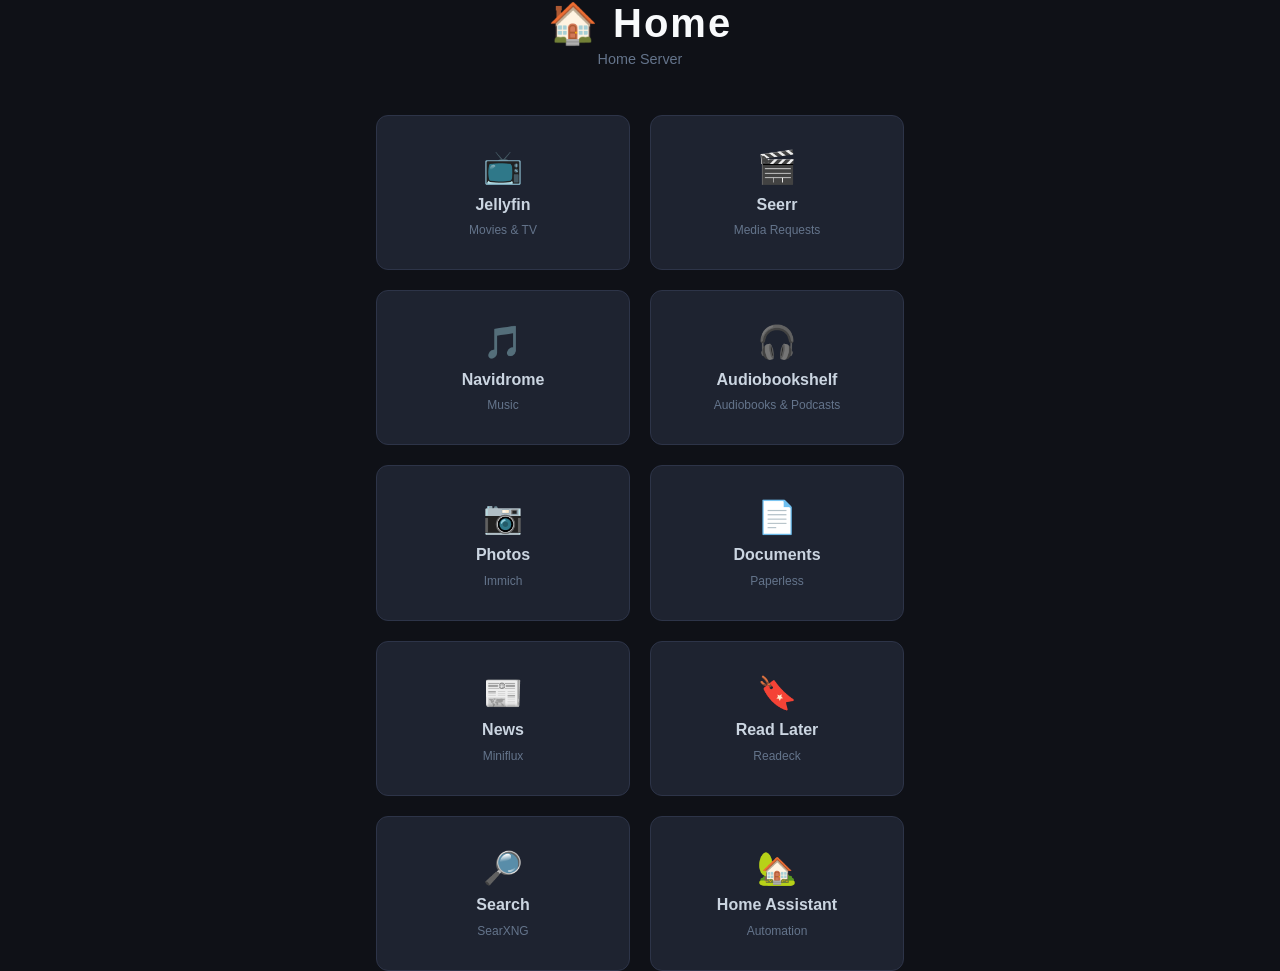
<file: nix/hosts/homelab/static/index.html>
<!DOCTYPE html>
<html lang="en">
<head>
  <meta charset="UTF-8" />
  <meta name="viewport" content="width=device-width, initial-scale=1.0" />
  <title>Home</title>
  <style>
    *, *::before, *::after { box-sizing: border-box; margin: 0; padding: 0; }

    body {
      min-height: 100vh;
      display: flex;
      flex-direction: column;
      align-items: center;
      justify-content: center;
      background: #0f1117;
      color: #e2e8f0;
      font-family: -apple-system, BlinkMacSystemFont, "Segoe UI", Roboto, sans-serif;
    }

    h1 {
      font-size: 2.5rem;
      font-weight: 700;
      letter-spacing: 0.05em;
      margin-bottom: 0.25rem;
      color: #f8fafc;
    }

    .subtitle {
      font-size: 0.9rem;
      color: #64748b;
      margin-bottom: 3rem;
    }

    .grid {
      display: grid;
      grid-template-columns: repeat(2, 1fr);
      gap: 1.25rem;
      width: 100%;
      max-width: 560px;
      padding: 0 1rem;
    }

    a.card {
      display: flex;
      flex-direction: column;
      align-items: center;
      justify-content: center;
      gap: 0.6rem;
      padding: 2rem 1rem;
      background: #1e2330;
      border: 1px solid #2d3448;
      border-radius: 12px;
      text-decoration: none;
      color: inherit;
      transition: background 0.15s, border-color 0.15s, transform 0.1s;
    }

    a.card:hover {
      background: #252c3f;
      border-color: #4f6af5;
      transform: translateY(-2px);
    }

    a.card .icon {
      font-size: 2rem;
    }

    a.card .label {
      font-size: 1rem;
      font-weight: 600;
      color: #cbd5e1;
    }

    a.card .desc {
      font-size: 0.75rem;
      color: #64748b;
    }

    footer {
      margin-top: 3rem;
      font-size: 0.75rem;
      color: #334155;
    }

    footer a {
      color: #475569;
      text-decoration: none;
    }

    footer a:hover { color: #94a3b8; }
  </style>
</head>
<body>
  <h1>🏠 Home</h1>
  <p class="subtitle">Home Server</p>

  <div class="grid">
    <a class="card" href="https://watch.musey.casa">
      <span class="icon">📺</span>
      <span class="label">Jellyfin</span>
      <span class="desc">Movies & TV</span>
    </a>
    <a class="card" href="https://media.musey.casa">
      <span class="icon">🎬</span>
      <span class="label">Seerr</span>
      <span class="desc">Media Requests</span>
    </a>
    <a class="card" href="https://music.musey.casa">
      <span class="icon">🎵</span>
      <span class="label">Navidrome</span>
      <span class="desc">Music</span>
    </a>
    <a class="card" href="https://books.musey.casa">
      <span class="icon">🎧</span>
      <span class="label">Audiobookshelf</span>
      <span class="desc">Audiobooks & Podcasts</span>
    </a>
    <a class="card" href="https://photos.musey.casa">
      <span class="icon">📷</span>
      <span class="label">Photos</span>
      <span class="desc">Immich</span>
    </a>
    <a class="card" href="https://docs.musey.casa">
      <span class="icon">📄</span>
      <span class="label">Documents</span>
      <span class="desc">Paperless</span>
    </a>
    <a class="card" href="https://rss.musey.casa">
      <span class="icon">📰</span>
      <span class="label">News</span>
      <span class="desc">Miniflux</span>
    </a>
    <a class="card" href="https://read.musey.casa">
      <span class="icon">🔖</span>
      <span class="label">Read Later</span>
      <span class="desc">Readeck</span>
    </a>
    <a class="card" href="https://search.musey.casa">
      <span class="icon">🔎</span>
      <span class="label">Search</span>
      <span class="desc">SearXNG</span>
    </a>
    <a class="card" href="https://ha.musey.casa">
      <span class="icon">🏡</span>
      <span class="label">Home Assistant</span>
      <span class="desc">Automation</span>
    </a>
  </div>
</body>
</html>
</file>
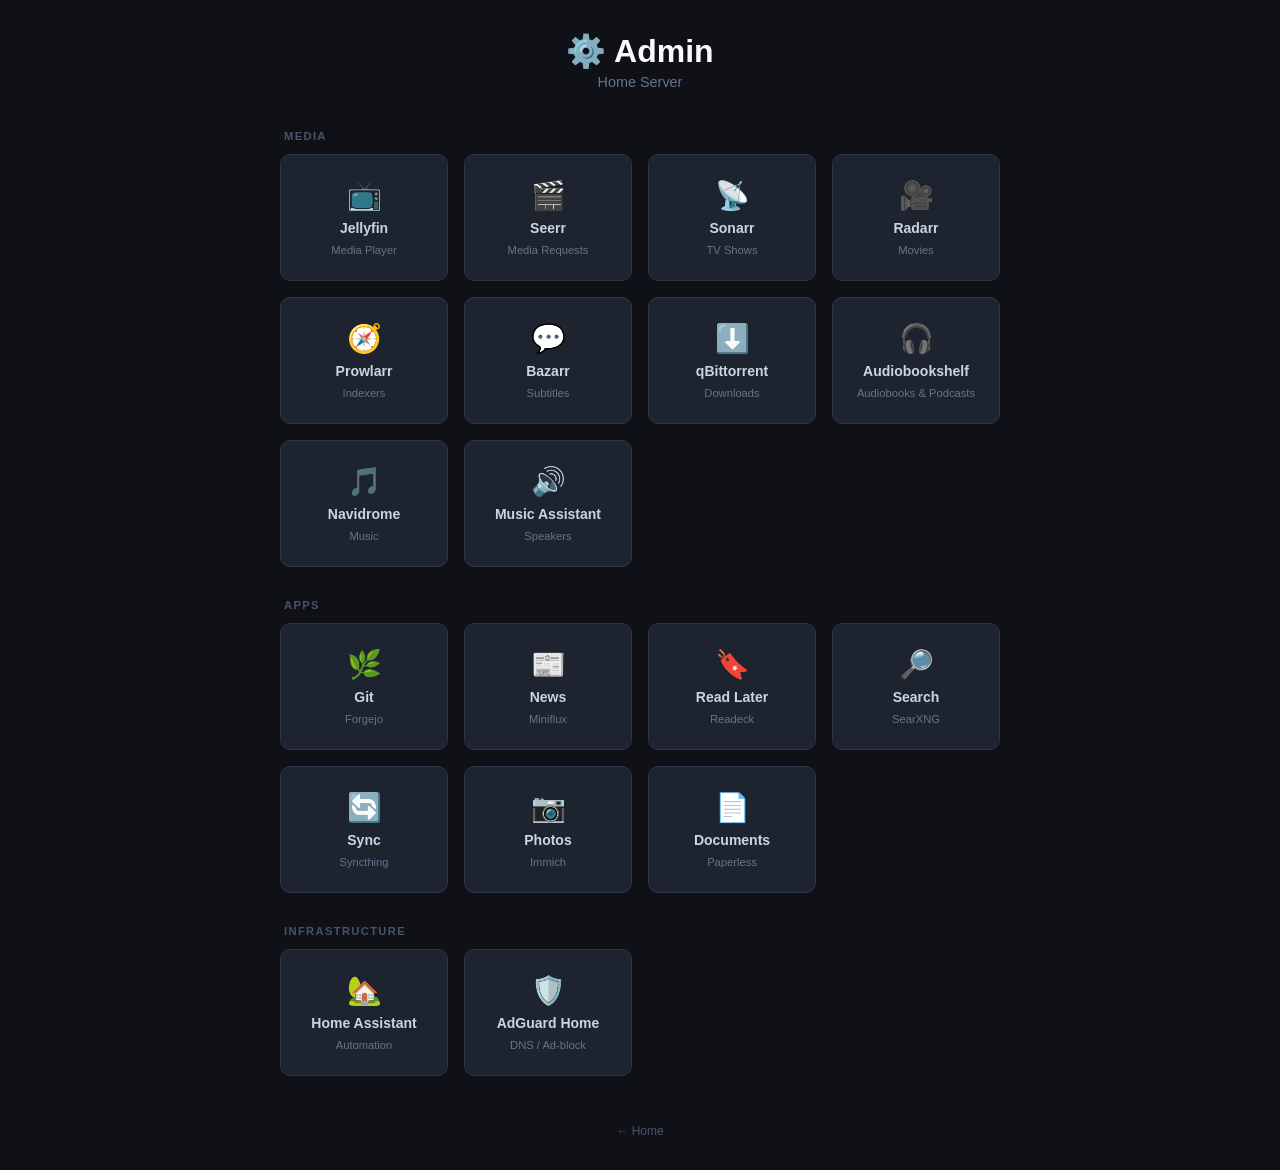
<file: nix/hosts/homelab/static/admin/index.html>
<!DOCTYPE html>
<html lang="en">
<head>
  <meta charset="UTF-8" />
  <meta name="viewport" content="width=device-width, initial-scale=1.0" />
  <title>Home — Admin</title>
  <style>
    *, *::before, *::after { box-sizing: border-box; margin: 0; padding: 0; }

    body {
      min-height: 100vh;
      display: flex;
      flex-direction: column;
      align-items: center;
      justify-content: center;
      background: #0f1117;
      color: #e2e8f0;
      font-family: -apple-system, BlinkMacSystemFont, "Segoe UI", Roboto, sans-serif;
      padding: 2rem 1rem;
    }

    h1 {
      font-size: 2rem;
      font-weight: 700;
      margin-bottom: 0.25rem;
      color: #f8fafc;
    }

    .subtitle {
      font-size: 0.9rem;
      color: #64748b;
      margin-bottom: 2.5rem;
    }

    .section-label {
      width: 100%;
      max-width: 720px;
      font-size: 0.7rem;
      font-weight: 700;
      letter-spacing: 0.12em;
      text-transform: uppercase;
      color: #475569;
      margin-bottom: 0.75rem;
      padding: 0 0.25rem;
    }

    .grid {
      display: grid;
      grid-template-columns: repeat(auto-fill, minmax(160px, 1fr));
      gap: 1rem;
      width: 100%;
      max-width: 720px;
      margin-bottom: 2rem;
    }

    a.card {
      display: flex;
      flex-direction: column;
      align-items: center;
      justify-content: center;
      gap: 0.5rem;
      padding: 1.5rem 0.75rem;
      background: #1e2330;
      border: 1px solid #2d3448;
      border-radius: 10px;
      text-decoration: none;
      color: inherit;
      transition: background 0.15s, border-color 0.15s, transform 0.1s;
    }

    a.card:hover {
      background: #252c3f;
      border-color: #4f6af5;
      transform: translateY(-2px);
    }

    a.card .icon { font-size: 1.75rem; }

    a.card .label {
      font-size: 0.875rem;
      font-weight: 600;
      color: #cbd5e1;
    }

    a.card .desc {
      font-size: 0.7rem;
      color: #64748b;
      text-align: center;
    }

    footer {
      margin-top: 1rem;
      font-size: 0.75rem;
      color: #334155;
    }

    footer a {
      color: #475569;
      text-decoration: none;
    }

    footer a:hover { color: #94a3b8; }
  </style>
</head>
<body>
  <h1>⚙️ Admin</h1>
  <p class="subtitle">Home Server</p>

  <p class="section-label">Media</p>
  <div class="grid">
    <a class="card" href="https://watch.musey.casa">
      <span class="icon">📺</span>
      <span class="label">Jellyfin</span>
      <span class="desc">Media Player</span>
    </a>
    <a class="card" href="https://media.musey.casa">
      <span class="icon">🎬</span>
      <span class="label">Seerr</span>
      <span class="desc">Media Requests</span>
    </a>
    <a class="card" href="https://sonarr.musey.casa">
      <span class="icon">📡</span>
      <span class="label">Sonarr</span>
      <span class="desc">TV Shows</span>
    </a>
    <a class="card" href="https://radarr.musey.casa">
      <span class="icon">🎥</span>
      <span class="label">Radarr</span>
      <span class="desc">Movies</span>
    </a>
    <a class="card" href="https://prowlarr.musey.casa">
      <span class="icon">🧭</span>
      <span class="label">Prowlarr</span>
      <span class="desc">Indexers</span>
    </a>
    <a class="card" href="https://bazarr.musey.casa">
      <span class="icon">💬</span>
      <span class="label">Bazarr</span>
      <span class="desc">Subtitles</span>
    </a>
    <a class="card" href="https://qbittorrent.musey.casa">
      <span class="icon">⬇️</span>
      <span class="label">qBittorrent</span>
      <span class="desc">Downloads</span>
    </a>
    <a class="card" href="https://books.musey.casa">
      <span class="icon">🎧</span>
      <span class="label">Audiobookshelf</span>
      <span class="desc">Audiobooks & Podcasts</span>
    </a>
    <a class="card" href="https://music.musey.casa">
      <span class="icon">🎵</span>
      <span class="label">Navidrome</span>
      <span class="desc">Music</span>
    </a>
    <a class="card" href="https://speakers.musey.casa">
      <span class="icon">🔊</span>
      <span class="label">Music Assistant</span>
      <span class="desc">Speakers</span>
    </a>
  </div>

  <p class="section-label">Apps</p>
  <div class="grid">
    <a class="card" href="https://git.musey.casa">
      <span class="icon">🌿</span>
      <span class="label">Git</span>
      <span class="desc">Forgejo</span>
    </a>
    <a class="card" href="https://rss.musey.casa">
      <span class="icon">📰</span>
      <span class="label">News</span>
      <span class="desc">Miniflux</span>
    </a>
    <a class="card" href="https://read.musey.casa">
      <span class="icon">🔖</span>
      <span class="label">Read Later</span>
      <span class="desc">Readeck</span>
    </a>
    <a class="card" href="https://search.musey.casa">
      <span class="icon">🔎</span>
      <span class="label">Search</span>
      <span class="desc">SearXNG</span>
    </a>
    <a class="card" href="https://sync.musey.casa">
      <span class="icon">🔄</span>
      <span class="label">Sync</span>
      <span class="desc">Syncthing</span>
    </a>
    <a class="card" href="https://photos.musey.casa">
      <span class="icon">📷</span>
      <span class="label">Photos</span>
      <span class="desc">Immich</span>
    </a>
    <a class="card" href="https://docs.musey.casa">
      <span class="icon">📄</span>
      <span class="label">Documents</span>
      <span class="desc">Paperless</span>
    </a>
  </div>

  <p class="section-label">Infrastructure</p>
  <div class="grid">
    <a class="card" href="https://ha.musey.casa">
      <span class="icon">🏡</span>
      <span class="label">Home Assistant</span>
      <span class="desc">Automation</span>
    </a>
    <a class="card" href="https://adguard.musey.casa">
      <span class="icon">🛡️</span>
      <span class="label">AdGuard Home</span>
      <span class="desc">DNS / Ad-block</span>
    </a>
  </div>

  <footer>
    <a href="/">← Home</a>
  </footer>
</body>
</html>
</file>
